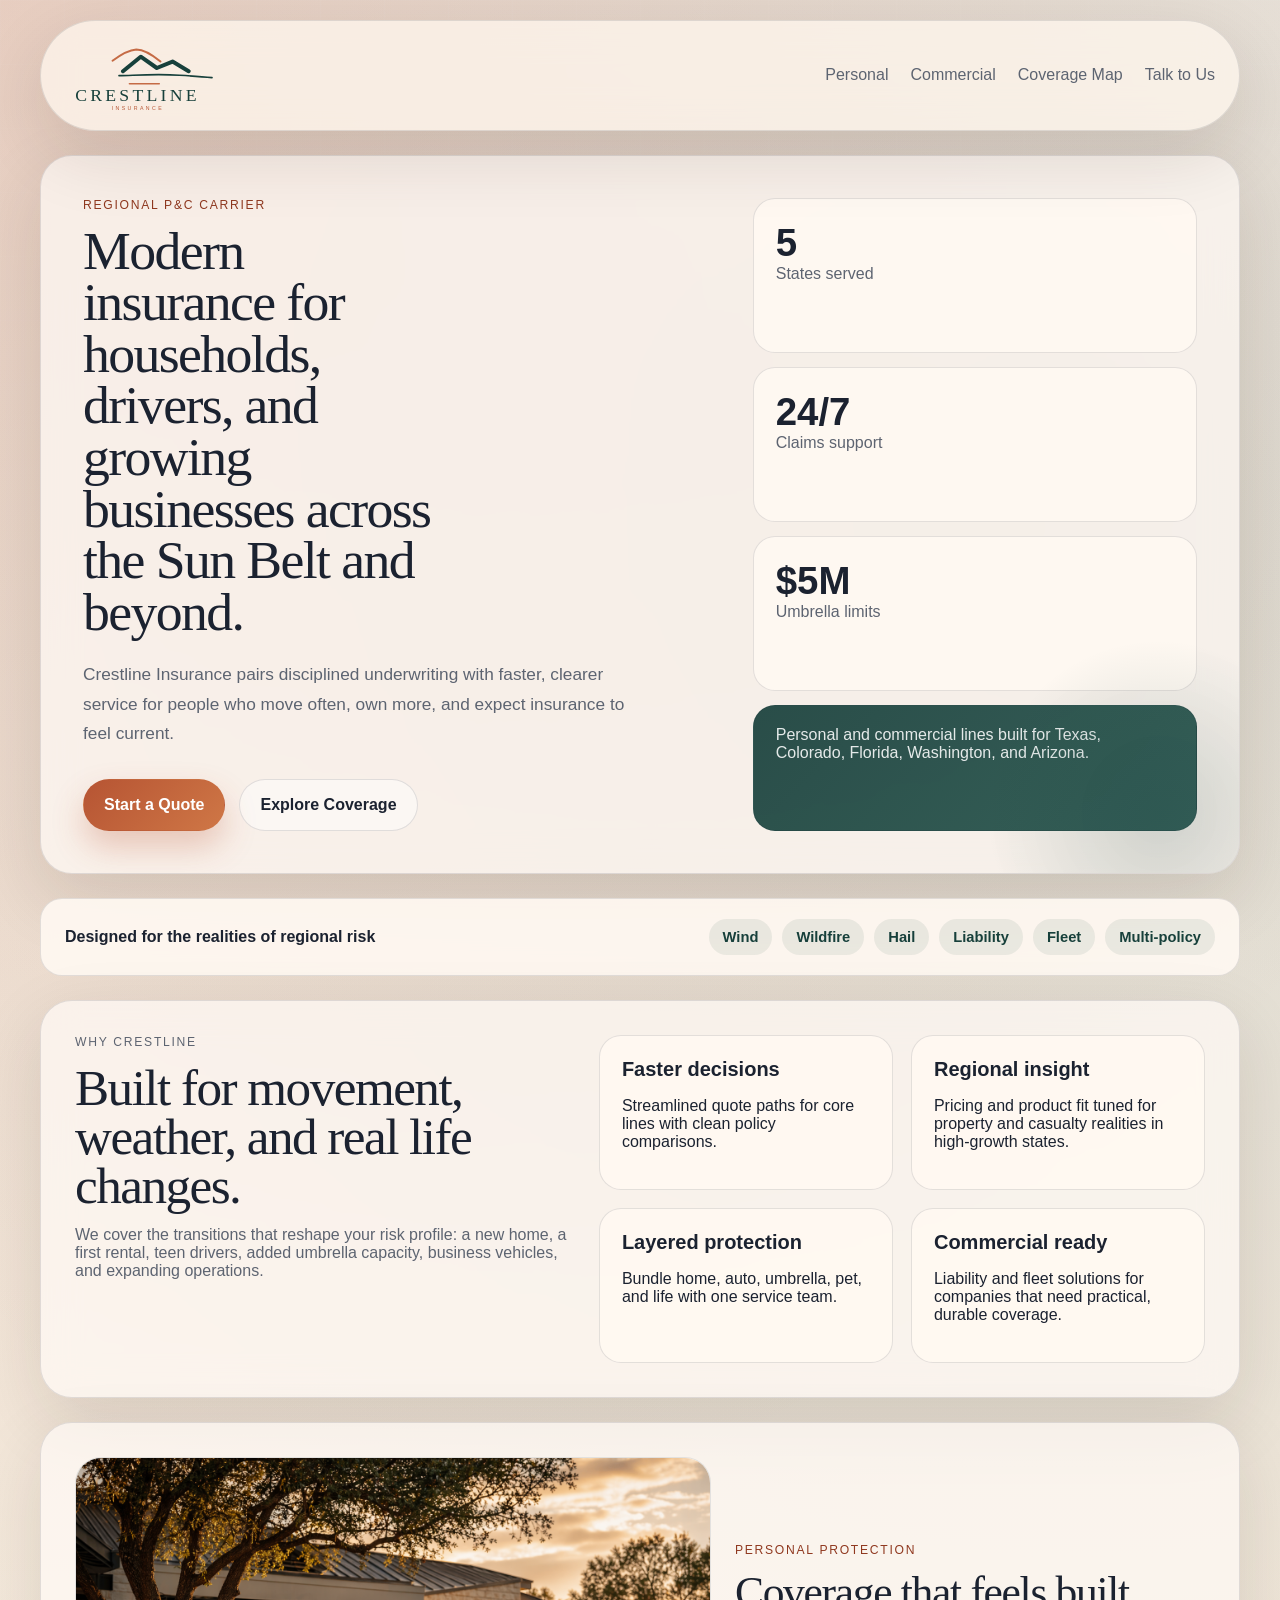
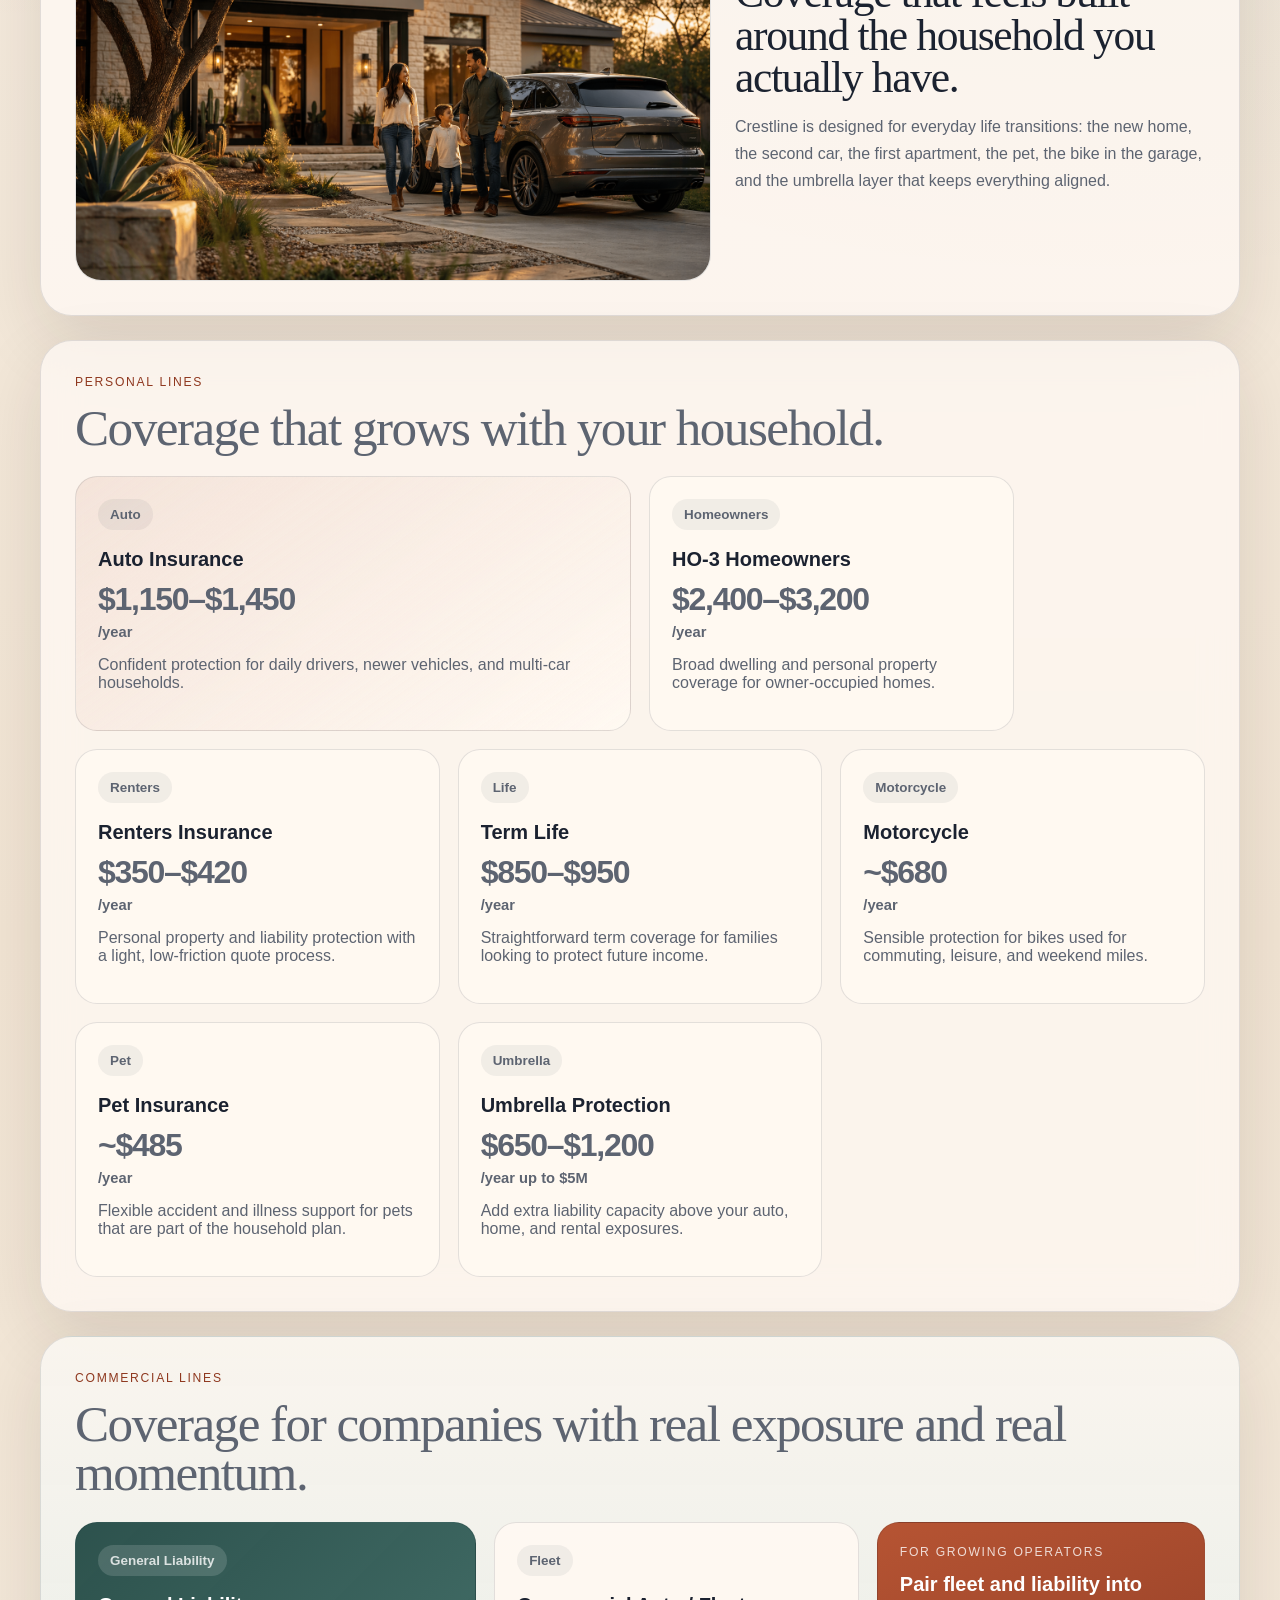
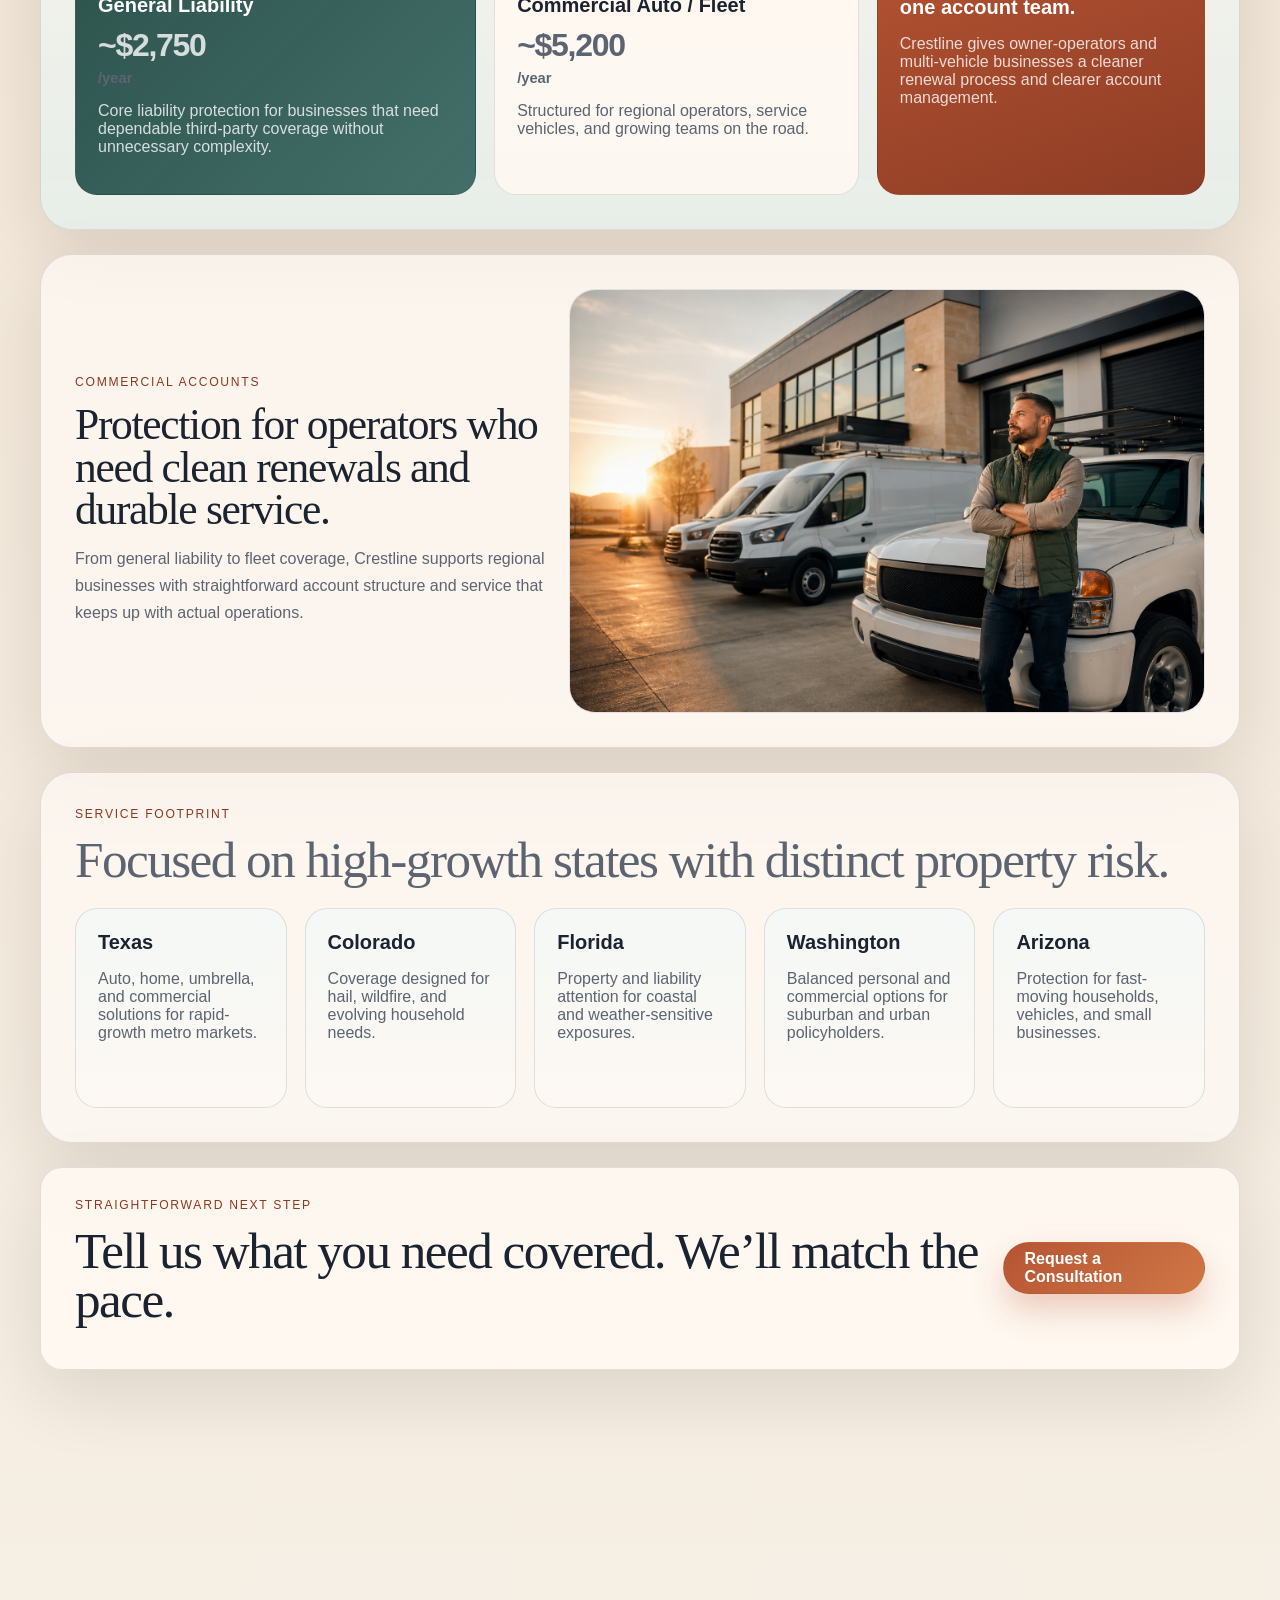
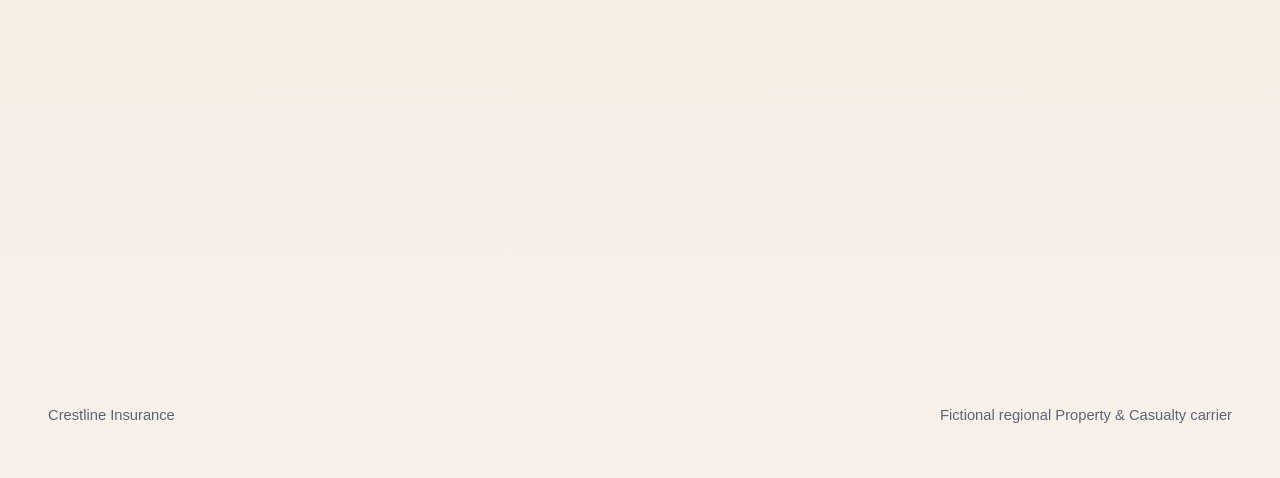
<file: index.html>
<!DOCTYPE html>
<html lang="en">
  <head>
    <meta charset="UTF-8" />
    <meta name="viewport" content="width=device-width, initial-scale=1.0" />
    <title>Crestline Insurance | Coverage that keeps pace with your life.</title>
    <meta
      name="description"
      content="Crestline Insurance is a fictional regional Property & Casualty carrier serving Texas, Colorado, Florida, Washington, and Arizona."
    />
    <link rel="stylesheet" href="./styles.css" />
  </head>
  <body>
    <div class="page-shell">
      <header class="site-header">
        <a class="brand" href="#top" aria-label="Crestline Insurance home">
          <svg
            class="brand-logo"
            viewBox="0 0 720 180"
            role="img"
            aria-label="Crestline Insurance"
          >
            <g transform="translate(10 8)">
              <path
                d="M108 46C132 28 152 19 167 18C183 18 203 28 227 48"
                fill="none"
                stroke="#C56B45"
                stroke-width="5"
                stroke-linecap="round"
              />
              <path
                d="M134 72L178 36L218 64L257 48L297 72"
                fill="none"
                stroke="#17403B"
                stroke-width="10"
                stroke-linecap="round"
                stroke-linejoin="round"
              />
              <path
                d="M124 83C168 82 218 78 274 82C309 84 336 86 355 88"
                fill="none"
                stroke="#17403B"
                stroke-width="4"
                stroke-linecap="round"
              />
              <path
                d="M150 103H224"
                stroke="#C56B45"
                stroke-width="4"
                stroke-linecap="round"
              />
              <text
                x="170"
                y="145"
                text-anchor="middle"
                fill="#17403B"
                font-family="Iowan Old Style, Palatino Linotype, Book Antiqua, serif"
                font-size="44"
                letter-spacing="8"
              >
                CRESTLINE
              </text>
              <text
                x="171"
                y="168"
                text-anchor="middle"
                fill="#B65433"
                font-family="Avenir Next, Segoe UI, Helvetica Neue, sans-serif"
                font-size="13"
                letter-spacing="6"
              >
                INSURANCE
              </text>
            </g>
          </svg>
        </a>
        <nav class="site-nav" aria-label="Primary">
          <a href="#personal">Personal</a>
          <a href="#commercial">Commercial</a>
          <a href="#coverage">Coverage Map</a>
          <a href="#contact">Talk to Us</a>
        </nav>
      </header>

      <main id="top">
        <section class="hero">
          <div class="hero-copy reveal">
            <p class="eyebrow">Regional P&amp;C Carrier</p>
            <h1>
              Modern insurance for households, drivers, and growing businesses
              across the Sun Belt and beyond.
            </h1>
            <p class="hero-text">
              Crestline Insurance pairs disciplined underwriting with faster,
              clearer service for people who move often, own more, and expect
              insurance to feel current.
            </p>
            <div class="hero-actions">
              <a class="button button-primary" href="#contact">Start a Quote</a>
              <a class="button button-secondary" href="#personal"
                >Explore Coverage</a
              >
            </div>
          </div>

          <aside class="hero-panel reveal" aria-label="Quick stats">
            <div class="metric-card">
              <span class="metric-value">5</span>
              <span class="metric-label">States served</span>
            </div>
            <div class="metric-card">
              <span class="metric-value">24/7</span>
              <span class="metric-label">Claims support</span>
            </div>
            <div class="metric-card">
              <span class="metric-value">$5M</span>
              <span class="metric-label">Umbrella limits</span>
            </div>
            <div class="hero-note">
              Personal and commercial lines built for Texas, Colorado, Florida,
              Washington, and Arizona.
            </div>
          </aside>
        </section>

        <section class="trust-band reveal">
          <p>Designed for the realities of regional risk</p>
          <div class="trust-items">
            <span>Wind</span>
            <span>Wildfire</span>
            <span>Hail</span>
            <span>Liability</span>
            <span>Fleet</span>
            <span>Multi-policy</span>
          </div>
        </section>

        <section class="split-section reveal">
          <div class="section-copy">
            <p class="eyebrow">Why Crestline</p>
            <h2>Built for movement, weather, and real life changes.</h2>
            <p>
              We cover the transitions that reshape your risk profile: a new
              home, a first rental, teen drivers, added umbrella capacity,
              business vehicles, and expanding operations.
            </p>
          </div>
          <div class="feature-grid">
            <article class="feature-card">
              <h3>Faster decisions</h3>
              <p>
                Streamlined quote paths for core lines with clean policy
                comparisons.
              </p>
            </article>
            <article class="feature-card">
              <h3>Regional insight</h3>
              <p>
                Pricing and product fit tuned for property and casualty realities
                in high-growth states.
              </p>
            </article>
            <article class="feature-card">
              <h3>Layered protection</h3>
              <p>
                Bundle home, auto, umbrella, pet, and life with one service
                team.
              </p>
            </article>
            <article class="feature-card">
              <h3>Commercial ready</h3>
              <p>
                Liability and fleet solutions for companies that need practical,
                durable coverage.
              </p>
            </article>
          </div>
        </section>

        <section class="editorial-section reveal">
          <div class="editorial-visual">
            <img
              src="./assets/homeowners-scene.png"
              alt="A family at home with a vehicle in the driveway"
            />
          </div>
          <div class="editorial-copy">
            <p class="eyebrow">Personal Protection</p>
            <h2>Coverage that feels built around the household you actually have.</h2>
            <p>
              Crestline is designed for everyday life transitions: the new home,
              the second car, the first apartment, the pet, the bike in the
              garage, and the umbrella layer that keeps everything aligned.
            </p>
          </div>
        </section>

        <section id="personal" class="products-section reveal">
          <div class="section-heading">
            <p class="eyebrow">Personal Lines</p>
            <h2>Coverage that grows with your household.</h2>
          </div>
          <div class="product-grid">
            <article class="product-card featured">
              <span class="product-type">Auto</span>
              <h3>Auto Insurance</h3>
              <p class="price">$1,150–$1,450<span>/year</span></p>
              <p>
                Confident protection for daily drivers, newer vehicles, and
                multi-car households.
              </p>
            </article>
            <article class="product-card">
              <span class="product-type">Homeowners</span>
              <h3>HO-3 Homeowners</h3>
              <p class="price">$2,400–$3,200<span>/year</span></p>
              <p>
                Broad dwelling and personal property coverage for owner-occupied
                homes.
              </p>
            </article>
            <article class="product-card">
              <span class="product-type">Renters</span>
              <h3>Renters Insurance</h3>
              <p class="price">$350–$420<span>/year</span></p>
              <p>
                Personal property and liability protection with a light,
                low-friction quote process.
              </p>
            </article>
            <article class="product-card">
              <span class="product-type">Life</span>
              <h3>Term Life</h3>
              <p class="price">$850–$950<span>/year</span></p>
              <p>
                Straightforward term coverage for families looking to protect
                future income.
              </p>
            </article>
            <article class="product-card">
              <span class="product-type">Motorcycle</span>
              <h3>Motorcycle</h3>
              <p class="price">~$680<span>/year</span></p>
              <p>
                Sensible protection for bikes used for commuting, leisure, and
                weekend miles.
              </p>
            </article>
            <article class="product-card">
              <span class="product-type">Pet</span>
              <h3>Pet Insurance</h3>
              <p class="price">~$485<span>/year</span></p>
              <p>
                Flexible accident and illness support for pets that are part of
                the household plan.
              </p>
            </article>
            <article class="product-card">
              <span class="product-type">Umbrella</span>
              <h3>Umbrella Protection</h3>
              <p class="price">$650–$1,200<span>/year up to $5M</span></p>
              <p>
                Add extra liability capacity above your auto, home, and rental
                exposures.
              </p>
            </article>
          </div>
        </section>

        <section id="commercial" class="products-section alt reveal">
          <div class="section-heading">
            <p class="eyebrow">Commercial Lines</p>
            <h2>Coverage for companies with real exposure and real momentum.</h2>
          </div>
          <div class="commercial-layout">
            <article class="commercial-card large">
              <span class="product-type">General Liability</span>
              <h3>General Liability</h3>
              <p class="price">~$2,750<span>/year</span></p>
              <p>
                Core liability protection for businesses that need dependable
                third-party coverage without unnecessary complexity.
              </p>
            </article>
            <article class="commercial-card">
              <span class="product-type">Fleet</span>
              <h3>Commercial Auto / Fleet</h3>
              <p class="price">~$5,200<span>/year</span></p>
              <p>
                Structured for regional operators, service vehicles, and growing
                teams on the road.
              </p>
            </article>
            <article class="commercial-card accent">
              <p class="mini-label">For growing operators</p>
              <h3>Pair fleet and liability into one account team.</h3>
              <p>
                Crestline gives owner-operators and multi-vehicle businesses a
                cleaner renewal process and clearer account management.
              </p>
            </article>
          </div>
        </section>

        <section class="editorial-section editorial-section-reverse reveal">
          <div class="editorial-copy">
            <p class="eyebrow">Commercial Accounts</p>
            <h2>Protection for operators who need clean renewals and durable service.</h2>
            <p>
              From general liability to fleet coverage, Crestline supports
              regional businesses with straightforward account structure and
              service that keeps up with actual operations.
            </p>
          </div>
          <div class="editorial-visual">
            <img
              src="./assets/commercial-scene.png"
              alt="A small commercial fleet outside a contemporary business building"
            />
          </div>
        </section>

        <section id="coverage" class="coverage-section reveal">
          <div class="section-heading">
            <p class="eyebrow">Service Footprint</p>
            <h2>Focused on high-growth states with distinct property risk.</h2>
          </div>
          <div class="state-grid">
            <article class="state-card">
              <h3>Texas</h3>
              <p>Auto, home, umbrella, and commercial solutions for rapid-growth metro markets.</p>
            </article>
            <article class="state-card">
              <h3>Colorado</h3>
              <p>Coverage designed for hail, wildfire, and evolving household needs.</p>
            </article>
            <article class="state-card">
              <h3>Florida</h3>
              <p>Property and liability attention for coastal and weather-sensitive exposures.</p>
            </article>
            <article class="state-card">
              <h3>Washington</h3>
              <p>Balanced personal and commercial options for suburban and urban policyholders.</p>
            </article>
            <article class="state-card">
              <h3>Arizona</h3>
              <p>Protection for fast-moving households, vehicles, and small businesses.</p>
            </article>
          </div>
        </section>

        <section class="quote-banner reveal">
          <div>
            <p class="eyebrow">Straightforward Next Step</p>
            <h2>Tell us what you need covered. We’ll match the pace.</h2>
          </div>
          <a class="button button-primary" href="#contact">Request a Consultation</a>
        </section>

        <section id="contact" class="contact-section reveal">
          <div class="contact-copy">
            <p class="eyebrow">Contact</p>
            <h2>Connect with a Crestline advisor.</h2>
            <p>
              Whether you're comparing personal coverage or preparing a business
              renewal, we can help structure the right mix of protection.
            </p>
          </div>
          <form class="contact-form">
            <label>
              Full name
              <input type="text" name="name" placeholder="Jordan Lee" />
            </label>
            <label>
              Email
              <input type="email" name="email" placeholder="jordan@example.com" />
            </label>
            <label>
              Coverage interest
              <select name="coverage">
                <option>Auto</option>
                <option>Homeowners</option>
                <option>Renters</option>
                <option>Term Life</option>
                <option>Motorcycle</option>
                <option>Pet</option>
                <option>Umbrella</option>
                <option>General Liability</option>
                <option>Commercial Auto / Fleet</option>
              </select>
            </label>
            <label>
              Notes
              <textarea
                name="notes"
                rows="4"
                placeholder="Tell us about your household, property, or business."
              ></textarea>
            </label>
            <button class="button button-primary" type="submit">
              Submit Interest
            </button>
          </form>
        </section>
      </main>

      <footer class="site-footer">
        <p>Crestline Insurance</p>
        <p>Fictional regional Property &amp; Casualty carrier</p>
      </footer>
    </div>

    <!-- Start of Talkdesk Code -->
    <script>
      var webchat;
      (function(window, document, node, props, configs) {
        if (window.TalkdeskChatSDK) {
          console.error("TalkdeskChatSDK already included");
          return;
        }
        var divContainer = document.createElement("div");
        divContainer.id = node;
        document.body.appendChild(divContainer);
        var src = "https://talkdeskchatsdk.talkdeskapp.com/v2/talkdeskchatsdk.js";
        var script = document.createElement("script");
        var firstScriptTag = document.getElementsByTagName("script")[0];
        script.type = "text/javascript";
        script.charset = "UTF-8";
        script.id = "tdwebchatscript";
        script.src = src;
        script.async = true;
        firstScriptTag.parentNode.insertBefore(script, firstScriptTag);
        script.onload = function() {
          webchat = TalkdeskChatSDK(node, props);
          webchat.init(configs);
        };
      })(
        window,
        document,
        "tdWebchat",
        {
          touchpointId: "e4192d5f840843e3900b9644893699d1",
          accountId: "",
          region: "td-us-1",
        },
        {
          enableValidation: false,
          enableEmoji: true,
          enableUserInput: true,
          enableAttachments: true,
        }
      );
    </script>
    <!-- End of Talkdesk Code -->
    <script src="./script.js"></script>
  </body>
</html>
</file>
<file: styles.css>
:root {
  --bg: #f5efe6;
  --bg-strong: #efe1cf;
  --surface: rgba(255, 250, 245, 0.72);
  --surface-strong: rgba(255, 249, 242, 0.9);
  --ink: #1b2230;
  --muted: #5d6471;
  --line: rgba(27, 34, 48, 0.12);
  --accent: #b65433;
  --accent-deep: #8f381f;
  --pine: #17403b;
  --pine-soft: #dae6de;
  --shadow: 0 24px 70px rgba(42, 28, 14, 0.12);
  --radius-lg: 32px;
  --radius-md: 22px;
  --radius-sm: 16px;
  --content: 1200px;
}

* {
  box-sizing: border-box;
}

html {
  scroll-behavior: smooth;
}

body {
  margin: 0;
  min-height: 100vh;
  font-family: "Avenir Next", "Segoe UI", "Helvetica Neue", sans-serif;
  color: var(--ink);
  background:
    radial-gradient(circle at top left, rgba(182, 84, 51, 0.22), transparent 30%),
    radial-gradient(circle at 85% 10%, rgba(23, 64, 59, 0.12), transparent 28%),
    linear-gradient(180deg, #f8f2ea 0%, #f1e4d3 48%, #f7f1e8 100%);
}

body::before {
  content: "";
  position: fixed;
  inset: 0;
  background-image:
    linear-gradient(rgba(255, 255, 255, 0.18) 1px, transparent 1px),
    linear-gradient(90deg, rgba(255, 255, 255, 0.18) 1px, transparent 1px);
  background-size: 64px 64px;
  mask-image: linear-gradient(180deg, rgba(0, 0, 0, 0.2), transparent 85%);
  pointer-events: none;
}

a {
  color: inherit;
  text-decoration: none;
}

button,
input,
select,
textarea {
  font: inherit;
}

.page-shell {
  width: min(calc(100% - 32px), var(--content));
  margin: 20px auto 40px;
}

.site-header,
.hero,
.trust-band,
.split-section,
.products-section,
.coverage-section,
.quote-banner,
.contact-section,
.site-footer {
  backdrop-filter: blur(18px);
}

.site-header {
  position: sticky;
  top: 16px;
  z-index: 10;
  display: flex;
  align-items: center;
  justify-content: space-between;
  gap: 24px;
  margin-bottom: 24px;
  padding: 18px 24px;
  border: 1px solid var(--line);
  border-radius: 999px;
  background: rgba(255, 247, 238, 0.74);
  box-shadow: var(--shadow);
}

.brand {
  display: flex;
  align-items: center;
  padding: 0;
  background: transparent;
}

.brand-logo {
  display: block;
  width: 290px;
  height: auto;
  overflow: visible;
}

.site-nav {
  display: flex;
  gap: 22px;
  flex-wrap: wrap;
  color: var(--muted);
}

.site-nav a {
  position: relative;
}

.site-nav a::after {
  content: "";
  position: absolute;
  left: 0;
  bottom: -5px;
  width: 100%;
  height: 1px;
  background: currentColor;
  transform: scaleX(0);
  transform-origin: left;
  transition: transform 180ms ease;
}

.site-nav a:hover::after,
.site-nav a:focus-visible::after {
  transform: scaleX(1);
}

.hero,
.split-section,
.editorial-section,
.products-section,
.coverage-section,
.contact-section {
  border: 1px solid var(--line);
  border-radius: var(--radius-lg);
  background: var(--surface);
  box-shadow: var(--shadow);
}

.hero {
  display: grid;
  grid-template-columns: 1.3fr 0.9fr;
  gap: 28px;
  padding: 42px;
  min-height: 72vh;
  align-items: end;
  overflow: hidden;
  position: relative;
}

.hero::after {
  content: "";
  position: absolute;
  right: -100px;
  bottom: -120px;
  width: 360px;
  height: 360px;
  border-radius: 50%;
  background: radial-gradient(circle, rgba(23, 64, 59, 0.18), transparent 68%);
}

.eyebrow,
.mini-label {
  margin: 0 0 14px;
  text-transform: uppercase;
  letter-spacing: 0.14em;
  font-size: 0.76rem;
  color: var(--accent-deep);
}

.hero h1,
.section-heading h2,
.section-copy h2,
.quote-banner h2,
.contact-copy h2 {
  margin: 0;
  font-family: "Iowan Old Style", "Palatino Linotype", "Book Antiqua", serif;
  font-weight: 400;
  line-height: 0.96;
  letter-spacing: -0.03em;
}

.hero h1 {
  font-size: clamp(2.35rem, 4.2vw, 4rem);
  max-width: 13ch;
}

.hero-text,
.section-copy p,
.section-heading,
.contact-copy p,
.product-card p,
.commercial-card p,
.state-card p {
  color: var(--muted);
}

.hero-text {
  max-width: 57ch;
  margin: 22px 0 0;
  font-size: 1.08rem;
  line-height: 1.7;
}

.hero-actions {
  display: flex;
  gap: 14px;
  margin-top: 30px;
  flex-wrap: wrap;
}

.button {
  display: inline-flex;
  align-items: center;
  justify-content: center;
  min-height: 52px;
  padding: 0 20px;
  border-radius: 999px;
  border: 1px solid transparent;
  font-weight: 700;
  transition:
    transform 180ms ease,
    box-shadow 180ms ease,
    background 180ms ease;
}

.button:hover,
.button:focus-visible {
  transform: translateY(-2px);
}

.button:disabled {
  cursor: not-allowed;
  opacity: 0.72;
  transform: none;
}

.button-primary {
  background: linear-gradient(135deg, var(--accent), #cf7746);
  color: white;
  box-shadow: 0 16px 32px rgba(182, 84, 51, 0.28);
}

.button-secondary {
  border-color: var(--line);
  background: rgba(255, 255, 255, 0.44);
}

.hero-panel {
  display: grid;
  gap: 14px;
  align-self: stretch;
}

.metric-card,
.hero-note,
.feature-card,
.product-card,
.commercial-card,
.state-card,
.trust-band,
.quote-banner {
  border: 1px solid var(--line);
  border-radius: var(--radius-md);
  background: var(--surface-strong);
}

.metric-card {
  padding: 22px;
}

.metric-value {
  display: block;
  font-size: clamp(2rem, 3vw, 3rem);
  font-weight: 800;
}

.metric-label {
  color: var(--muted);
}

.hero-note {
  padding: 20px 22px;
  background: linear-gradient(135deg, rgba(23, 64, 59, 0.92), rgba(36, 83, 76, 0.92));
  color: rgba(255, 255, 255, 0.88);
}

.trust-band {
  display: flex;
  align-items: center;
  justify-content: space-between;
  gap: 24px;
  margin: 24px 0;
  padding: 20px 24px;
}

.trust-band p {
  margin: 0;
  font-weight: 700;
}

.trust-items {
  display: flex;
  flex-wrap: wrap;
  gap: 10px;
}

.trust-items span {
  padding: 10px 14px;
  border-radius: 999px;
  background: rgba(23, 64, 59, 0.08);
  color: var(--pine);
  font-weight: 700;
  font-size: 0.92rem;
}

.split-section,
.editorial-section,
.products-section,
.coverage-section,
.contact-section {
  padding: 34px;
  margin-top: 24px;
}

.split-section {
  display: grid;
  grid-template-columns: 0.9fr 1.1fr;
  gap: 28px;
}

.editorial-section {
  display: grid;
  grid-template-columns: 1.15fr 0.85fr;
  gap: 24px;
  padding: 34px;
  margin-top: 24px;
  border: 1px solid var(--line);
  border-radius: var(--radius-lg);
  background: var(--surface);
  box-shadow: var(--shadow);
}

.editorial-section-reverse {
  grid-template-columns: 0.85fr 1.15fr;
}

.editorial-visual {
  overflow: hidden;
  border: 1px solid var(--line);
  border-radius: calc(var(--radius-lg) - 6px);
  background: rgba(255, 252, 248, 0.92);
  min-height: 360px;
}

.editorial-visual img {
  display: block;
  width: 100%;
  height: 100%;
  object-fit: cover;
}

.editorial-copy {
  display: flex;
  flex-direction: column;
  justify-content: center;
}

.editorial-copy h2 {
  margin: 0 0 14px;
  font-family: "Iowan Old Style", "Palatino Linotype", "Book Antiqua", serif;
  font-weight: 400;
  font-size: clamp(2rem, 3.4vw, 3.6rem);
  line-height: 0.98;
  letter-spacing: -0.03em;
}

.editorial-copy p:last-child {
  margin: 0;
  color: var(--muted);
  line-height: 1.7;
}

.section-copy h2,
.section-heading h2,
.quote-banner h2,
.contact-copy h2 {
  font-size: clamp(2.2rem, 4vw, 4.2rem);
  margin-bottom: 14px;
}

.feature-grid,
.product-grid,
.state-grid {
  display: grid;
  gap: 18px;
}

.feature-grid {
  grid-template-columns: repeat(2, minmax(0, 1fr));
}

.feature-card,
.product-card,
.commercial-card,
.state-card {
  padding: 22px;
}

.feature-card h3,
.product-card h3,
.commercial-card h3,
.state-card h3 {
  margin: 0 0 10px;
  font-size: 1.25rem;
}

.product-grid {
  grid-template-columns: repeat(12, minmax(0, 1fr));
  margin-top: 24px;
}

.product-card {
  grid-column: span 4;
}

.product-card.featured {
  grid-column: span 6;
  background: linear-gradient(145deg, rgba(182, 84, 51, 0.1), rgba(255, 249, 242, 0.92));
}

.product-type {
  display: inline-block;
  margin-bottom: 18px;
  padding: 8px 12px;
  border-radius: 999px;
  background: rgba(27, 34, 48, 0.06);
  color: var(--muted);
  font-size: 0.84rem;
  font-weight: 700;
}

.price {
  margin: 0 0 12px;
  font-size: 2rem;
  font-weight: 800;
  letter-spacing: -0.04em;
  color: var(--ink);
}

.price span {
  display: block;
  margin-top: 6px;
  font-size: 0.92rem;
  font-weight: 600;
  letter-spacing: 0;
  color: var(--muted);
}

.products-section.alt {
  background: linear-gradient(180deg, rgba(250, 246, 240, 0.92), rgba(230, 238, 233, 0.9));
}

.commercial-layout {
  display: grid;
  grid-template-columns: 1.1fr 1fr 0.9fr;
  gap: 18px;
  margin-top: 24px;
}

.commercial-card.large {
  background: linear-gradient(135deg, rgba(23, 64, 59, 0.9), rgba(53, 100, 93, 0.92));
  color: white;
}

.commercial-card.large p,
.commercial-card.large .product-type,
.commercial-card.accent p {
  color: rgba(255, 255, 255, 0.8);
}

.commercial-card.large .product-type {
  background: rgba(255, 255, 255, 0.14);
}

.commercial-card.accent {
  background: linear-gradient(160deg, var(--accent), #8d3c25);
  color: white;
}

.coverage-section .state-grid {
  grid-template-columns: repeat(5, minmax(0, 1fr));
  margin-top: 24px;
}

.state-card {
  min-height: 200px;
  background:
    linear-gradient(180deg, rgba(255, 255, 255, 0.72), rgba(255, 249, 244, 0.94)),
    var(--pine-soft);
}

.quote-banner {
  display: flex;
  justify-content: space-between;
  align-items: center;
  gap: 24px;
  margin-top: 24px;
  padding: 30px 34px;
  box-shadow: var(--shadow);
}

.contact-section {
  display: grid;
  grid-template-columns: 0.9fr 1.1fr;
  gap: 24px;
}

.contact-form {
  display: grid;
  gap: 16px;
}

.contact-form label {
  display: grid;
  gap: 10px;
  font-weight: 700;
}

.contact-form input,
.contact-form select,
.contact-form textarea {
  width: 100%;
  padding: 16px 18px;
  border: 1px solid var(--line);
  border-radius: var(--radius-sm);
  background: rgba(255, 255, 255, 0.74);
  color: var(--ink);
}

.contact-form input:focus,
.contact-form select:focus,
.contact-form textarea:focus {
  outline: 2px solid rgba(182, 84, 51, 0.25);
  border-color: rgba(182, 84, 51, 0.35);
}

.site-footer {
  display: flex;
  justify-content: space-between;
  gap: 12px;
  margin-top: 20px;
  padding: 18px 8px 0;
  color: var(--muted);
  font-size: 0.92rem;
}

.reveal {
  opacity: 0;
  transform: translateY(24px);
  transition:
    opacity 700ms ease,
    transform 700ms ease;
}

.reveal.is-visible {
  opacity: 1;
  transform: translateY(0);
}

@media (max-width: 1080px) {
  .hero,
  .split-section,
  .editorial-section,
  .contact-section,
  .commercial-layout {
    grid-template-columns: 1fr;
  }

  .product-card,
  .product-card.featured {
    grid-column: span 6;
  }

  .coverage-section .state-grid {
    grid-template-columns: repeat(2, minmax(0, 1fr));
  }
}

@media (max-width: 760px) {
  .page-shell {
    width: min(calc(100% - 20px), var(--content));
    margin-top: 10px;
  }

  .site-header,
  .trust-band,
  .quote-banner,
  .site-footer {
    border-radius: 28px;
  }

  .site-header,
  .trust-band,
  .quote-banner,
  .site-footer,
  .hero,
  .split-section,
  .editorial-section,
  .products-section,
  .coverage-section,
  .contact-section {
    padding-left: 18px;
    padding-right: 18px;
  }

  .site-header {
    position: static;
    flex-direction: column;
    align-items: flex-start;
  }

  .brand-logo {
    width: 220px;
    height: auto;
  }

  .site-nav {
    gap: 14px;
  }

  .hero {
    min-height: auto;
    padding-top: 28px;
    padding-bottom: 28px;
  }

  .hero h1 {
    max-width: 100%;
    font-size: clamp(2rem, 8.2vw, 3rem);
  }

  .feature-grid,
  .coverage-section .state-grid,
  .product-grid {
    grid-template-columns: 1fr;
  }

  .product-card,
  .product-card.featured {
    grid-column: auto;
  }

  .trust-band,
  .quote-banner,
  .site-footer {
    flex-direction: column;
    align-items: flex-start;
  }
}
</file>
